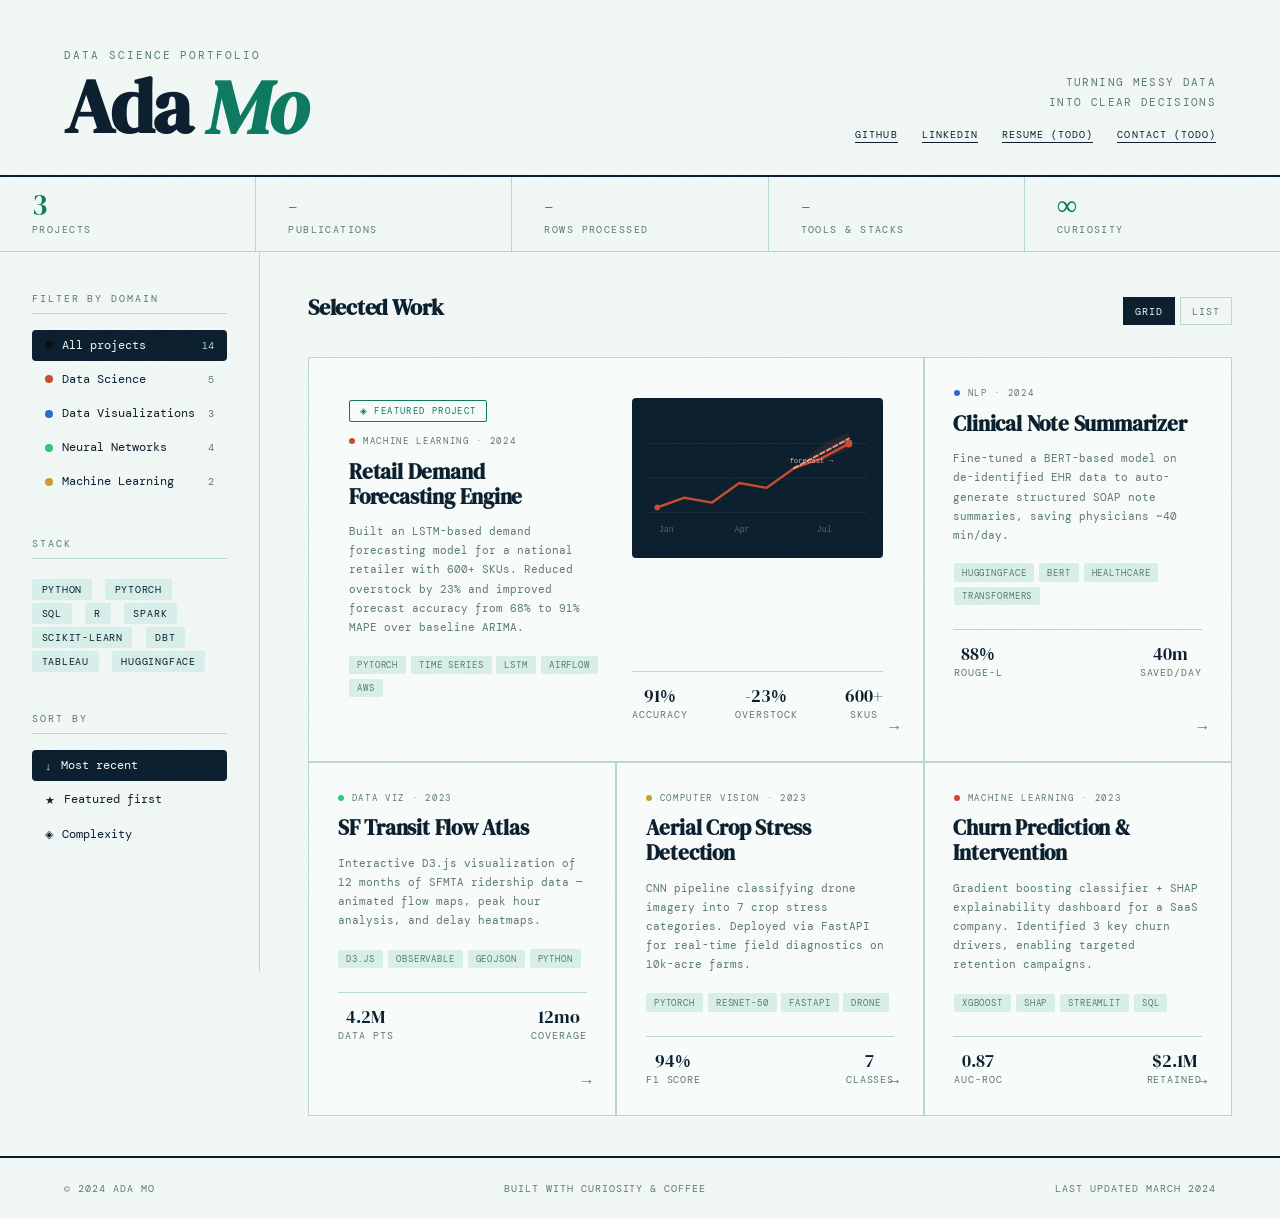
<file: index.html>
<!DOCTYPE html>
<html lang="en">
<head>
  <meta charset="UTF-8">
  <meta name="viewport" content="width=device-width, initial-scale=1.0">
  <title>DS Portfolio</title>
  <link href="https://fonts.googleapis.com/css2?family=DM+Serif+Display:ital@0;1&family=DM+Mono:wght@300;400;500&display=swap" rel="stylesheet">
  <link rel="stylesheet" href="style.css">
</head>
<body>

<!-- HEADER -->
<header>
  <div>
    <div class="header-eyebrow">Data Science Portfolio</div>
    <h1 class="header-name">Ada <em>Mo</em></h1>
  </div>
  <div class="header-right">
    <p class="header-tagline">Turning messy data into clear decisions</p>
    <div class="header-links">
      <a href="https://github.com/AdaMo22805" target="_blank">GitHub</a>
      <a href="https://www.linkedin.com/in/ada-mo-628304302/" target="_blank">LinkedIn</a>
      <a href="#" target="_blank">Resume (todo)</a>
      <a href="#">Contact (todo)</a>
    </div>
  </div>
</header>

<!-- STATS BAR -->
<div class="stats-bar">
  <div class="stat-item">
    <span class="stat-num">3</span>
    <span class="stat-label">Projects</span>
  </div>
  <div class="stat-item">
    <span class="stat-num">-</span>
    <span class="stat-label">Publications</span>
  </div>
  <div class="stat-item">
    <span class="stat-num">-</span>
    <span class="stat-label">Rows processed</span>
  </div>
  <div class="stat-item">
    <span class="stat-num">-</span>
    <span class="stat-label">Tools & stacks</span>
  </div>
  <div class="stat-item">
    <span class="stat-num">∞</span>
    <span class="stat-label">Curiosity</span>
  </div>
</div>

<main>
  <!-- SIDEBAR -->
  <aside>
    <div class="sidebar-section">
      <div class="sidebar-label">Filter by domain</div>
      <button class="filter-btn active">
        <span class="filter-dot" style="background:#0d0d0d"></span>
        All projects
        <span class="filter-count">14</span>
      </button>
      <button class="filter-btn">
        <span class="filter-dot" style="background:#c84b2f"></span>
        Data Science
        <span class="filter-count">5</span>
      </button>
      <button class="filter-btn">
        <span class="filter-dot" style="background:#2f6ac8"></span>
        Data Visualizations
        <span class="filter-count">3</span>
      </button>
      <button class="filter-btn">
        <span class="filter-dot" style="background:#2fc87a"></span>
        Neural Networks
        <span class="filter-count">4</span>
      </button>
      <button class="filter-btn">
        <span class="filter-dot" style="background:#c8a02f"></span>
        Machine Learning
        <span class="filter-count">2</span>
      </button>
    </div>

    <div class="sidebar-section">
      <div class="sidebar-label">Stack</div>
      <span class="skill-tag">Python</span>
      <span class="skill-tag">PyTorch</span>
      <span class="skill-tag">SQL</span>
      <span class="skill-tag">R</span>
      <span class="skill-tag">Spark</span>
      <span class="skill-tag">scikit-learn</span>
      <span class="skill-tag">dbt</span>
      <span class="skill-tag">Tableau</span>
      <span class="skill-tag">HuggingFace</span>
    </div>

    <div class="sidebar-section">
      <div class="sidebar-label">Sort by</div>
      <button class="filter-btn active">
        <span style="font-size:0.7rem">↓</span> Most recent
      </button>
      <button class="filter-btn">
        <span style="font-size:0.7rem">★</span> Featured first
      </button>
      <button class="filter-btn">
        <span style="font-size:0.7rem">◈</span> Complexity
      </button>
    </div>
  </aside>

  <!-- PROJECTS AREA -->
  <div class="projects-area">
    <div class="projects-header">
      <h2 class="projects-title">Selected Work</h2>
      <div class="view-toggle">
        <button class="view-btn active">Grid</button>
        <button class="view-btn">List</button>
      </div>
    </div>

    <div class="projects-grid">

      <!-- FEATURED -->
      <div class="project-card featured">
        <div>
          <div class="badge-featured">◈ Featured Project</div>
          <div class="card-category">
            <span class="cat-dot" style="background:#c84b2f"></span>
            Machine Learning · 2024
          </div>
          <h3 class="card-title">Retail Demand<br>Forecasting Engine</h3>
          <p class="card-desc">Built an LSTM-based demand forecasting model for a national retailer with 600+ SKUs. Reduced overstock by 23% and improved forecast accuracy from 68% to 91% MAPE over baseline ARIMA.</p>
          <div class="card-tags">
            <span class="card-tag">PyTorch</span>
            <span class="card-tag">Time Series</span>
            <span class="card-tag">LSTM</span>
            <span class="card-tag">Airflow</span>
            <span class="card-tag">AWS</span>
          </div>
        </div>
        <div class="featured-right">
          <div class="featured-visual">
            <svg class="mini-chart" viewBox="0 0 240 130" preserveAspectRatio="none">
              <!-- Grid lines -->
              <line x1="0" y1="30" x2="240" y2="30" stroke="#ffffff10" stroke-width="1"/>
              <line x1="0" y1="65" x2="240" y2="65" stroke="#ffffff10" stroke-width="1"/>
              <line x1="0" y1="100" x2="240" y2="100" stroke="#ffffff10" stroke-width="1"/>
              <!-- Actual line -->
              <polyline points="10,95 40,85 70,90 100,70 130,75 160,55 190,45 220,30" fill="none" stroke="#c84b2f" stroke-width="2.5" stroke-linecap="round" stroke-linejoin="round"/>
              <!-- Forecast line -->
              <polyline points="160,55 190,40 220,25" fill="none" stroke="#f0a898" stroke-width="2" stroke-dasharray="5,3" stroke-linecap="round"/>
              <!-- Confidence band -->
              <polygon points="160,55 190,32 220,18 220,35 190,48 160,55" fill="#c84b2f" opacity="0.15"/>
              <!-- Dots -->
              <circle cx="10" cy="95" r="3" fill="#c84b2f"/>
              <circle cx="220" cy="30" r="4" fill="#c84b2f"/>
              <!-- Labels -->
              <text x="12" y="120" fill="#ffffff50" font-size="9" font-family="monospace">Jan</text>
              <text x="95" y="120" fill="#ffffff50" font-size="9" font-family="monospace">Apr</text>
              <text x="185" y="120" fill="#ffffff50" font-size="9" font-family="monospace">Jul</text>
              <text x="155" y="50" fill="#f0a898" font-size="8" font-family="monospace">forecast →</text>
            </svg>
          </div>
          <div class="card-meta">
            <div class="card-metric">
              <span class="metric-val">91%</span>
              <span class="metric-label">Accuracy</span>
            </div>
            <div class="card-metric">
              <span class="metric-val">-23%</span>
              <span class="metric-label">Overstock</span>
            </div>
            <div class="card-metric">
              <span class="metric-val">600+</span>
              <span class="metric-label">SKUs</span>
            </div>
          </div>
        </div>
      </div>

      <!-- CARD 2 -->
      <div class="project-card">
        <div class="card-category">
          <span class="cat-dot" style="background:#2f6ac8"></span>
          NLP · 2024
        </div>
        <h3 class="card-title">Clinical Note Summarizer</h3>
        <p class="card-desc">Fine-tuned a BERT-based model on de-identified EHR data to auto-generate structured SOAP note summaries, saving physicians ~40 min/day.</p>
        <div class="card-tags">
          <span class="card-tag">HuggingFace</span>
          <span class="card-tag">BERT</span>
          <span class="card-tag">Healthcare</span>
          <span class="card-tag">Transformers</span>
        </div>
        <div class="card-meta">
          <div class="card-metric">
            <span class="metric-val">88%</span>
            <span class="metric-label">ROUGE-L</span>
          </div>
          <div class="card-metric">
            <span class="metric-val">40m</span>
            <span class="metric-label">Saved/day</span>
          </div>
        </div>
      </div>

      <!-- CARD 3 -->
      <div class="project-card">
        <div class="card-category">
          <span class="cat-dot" style="background:#2fc87a"></span>
          Data Viz · 2023
        </div>
        <h3 class="card-title">SF Transit Flow Atlas</h3>
        <p class="card-desc">Interactive D3.js visualization of 12 months of SFMTA ridership data — animated flow maps, peak hour analysis, and delay heatmaps.</p>
        <div class="card-tags">
          <span class="card-tag">D3.js</span>
          <span class="card-tag">Observable</span>
          <span class="card-tag">GeoJSON</span>
          <span class="card-tag">Python</span>
        </div>
        <div class="card-meta">
          <div class="card-metric">
            <span class="metric-val">4.2M</span>
            <span class="metric-label">Data pts</span>
          </div>
          <div class="card-metric">
            <span class="metric-val">12mo</span>
            <span class="metric-label">Coverage</span>
          </div>
        </div>
      </div>

      <!-- CARD 4 -->
      <div class="project-card">
        <div class="card-category">
          <span class="cat-dot" style="background:#c8a02f"></span>
          Computer Vision · 2023
        </div>
        <h3 class="card-title">Aerial Crop Stress Detection</h3>
        <p class="card-desc">CNN pipeline classifying drone imagery into 7 crop stress categories. Deployed via FastAPI for real-time field diagnostics on 10k-acre farms.</p>
        <div class="card-tags">
          <span class="card-tag">PyTorch</span>
          <span class="card-tag">ResNet-50</span>
          <span class="card-tag">FastAPI</span>
          <span class="card-tag">Drone</span>
        </div>
        <div class="card-meta">
          <div class="card-metric">
            <span class="metric-val">94%</span>
            <span class="metric-label">F1 Score</span>
          </div>
          <div class="card-metric">
            <span class="metric-val">7</span>
            <span class="metric-label">Classes</span>
          </div>
        </div>
      </div>

      <!-- CARD 5 -->
      <div class="project-card">
        <div class="card-category">
          <span class="cat-dot" style="background:#c84b2f"></span>
          Machine Learning · 2023
        </div>
        <h3 class="card-title">Churn Prediction & Intervention</h3>
        <p class="card-desc">Gradient boosting classifier + SHAP explainability dashboard for a SaaS company. Identified 3 key churn drivers, enabling targeted retention campaigns.</p>
        <div class="card-tags">
          <span class="card-tag">XGBoost</span>
          <span class="card-tag">SHAP</span>
          <span class="card-tag">Streamlit</span>
          <span class="card-tag">SQL</span>
        </div>
        <div class="card-meta">
          <div class="card-metric">
            <span class="metric-val">0.87</span>
            <span class="metric-label">AUC-ROC</span>
          </div>
          <div class="card-metric">
            <span class="metric-val">$2.1M</span>
            <span class="metric-label">Retained</span>
          </div>
        </div>
      </div>

    </div><!-- End .projects-grid -->
  </div><!-- End .projects-area -->
</main>

<footer>
  <span>© 2024 Ada Mo</span>
  <span>Built with curiosity & coffee</span>
  <span>Last updated March 2024</span>
</footer>

<script src="nav.js"></script>

</body>
</html>
</file>
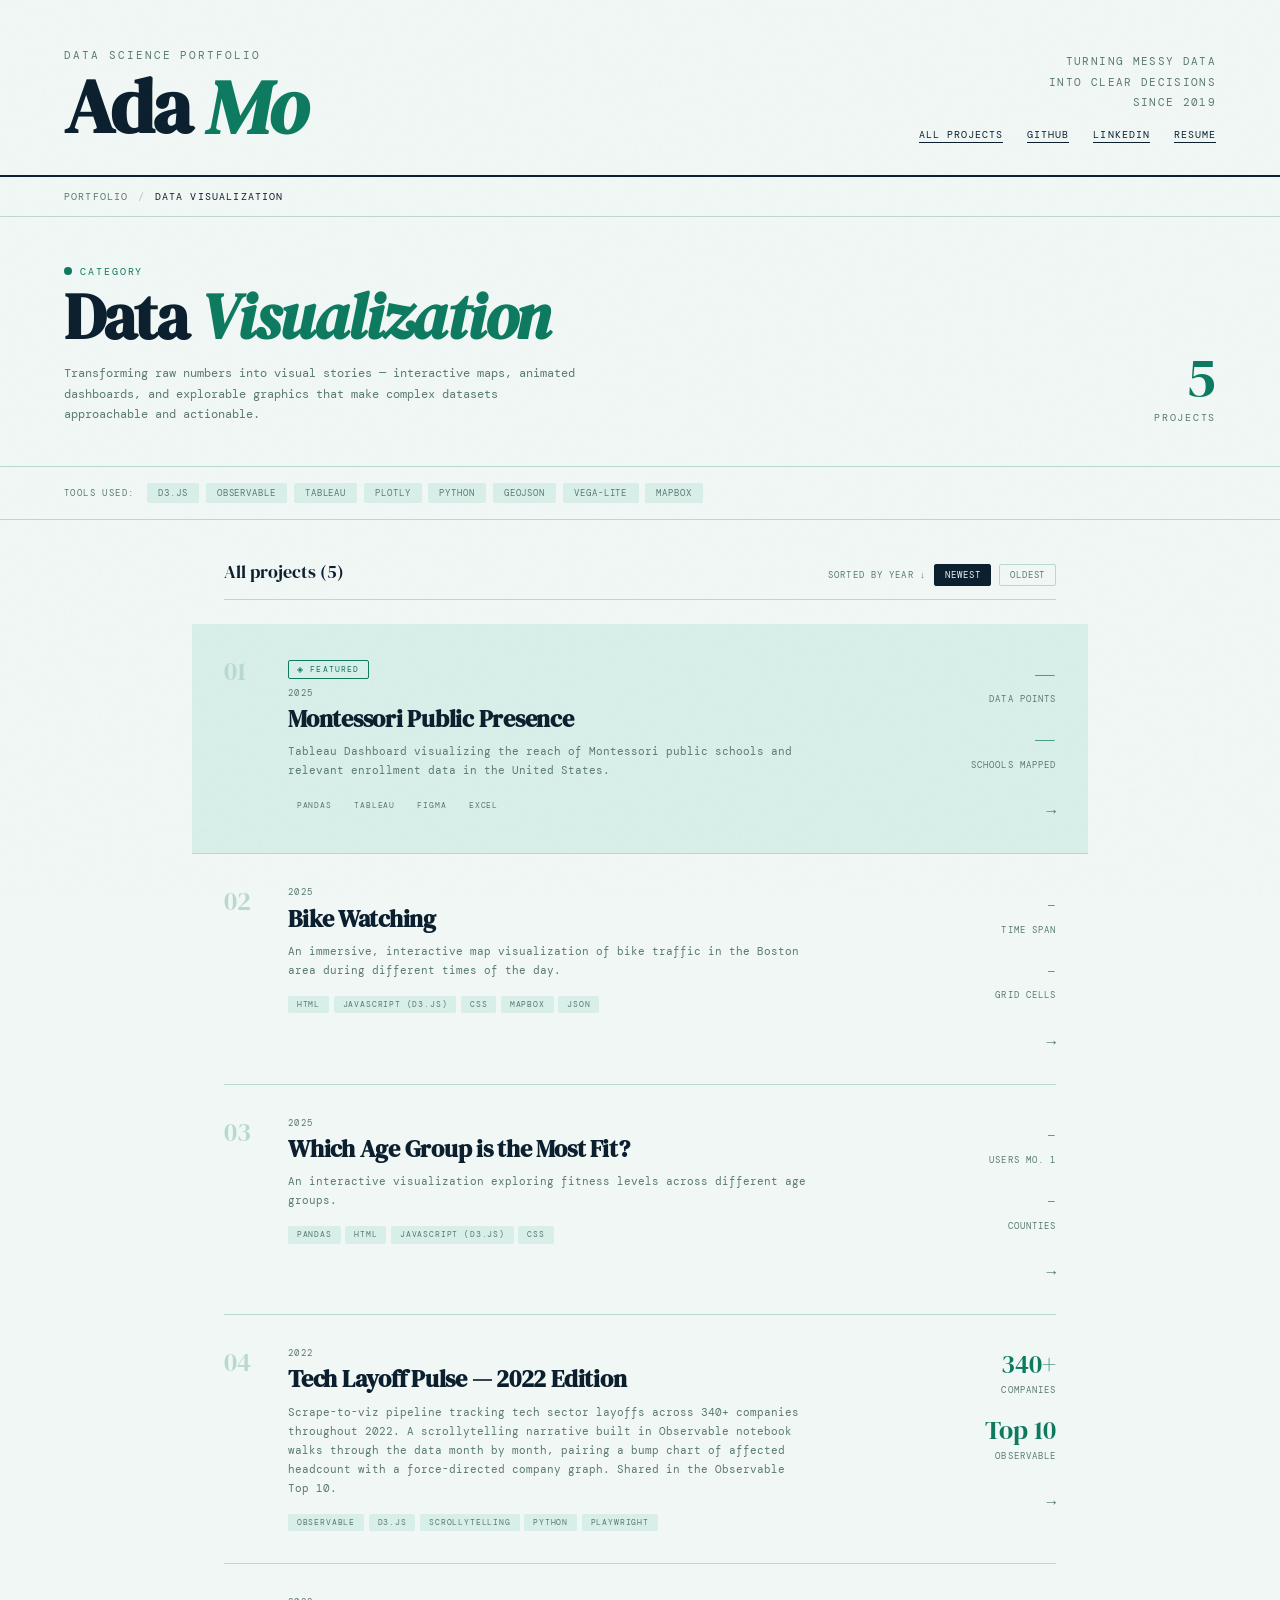
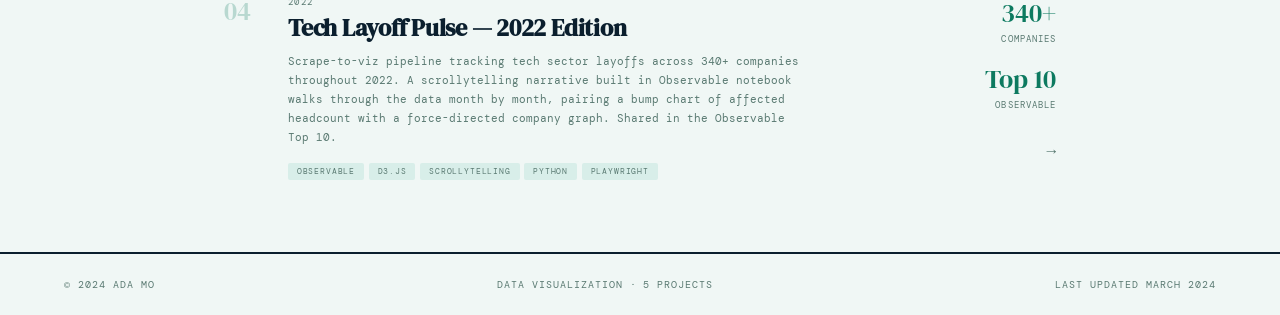
<file: data_viz/data_viz.html>
<!DOCTYPE html>
<html lang="en">
<head>
  <meta charset="UTF-8">
  <meta name="viewport" content="width=device-width, initial-scale=1.0">
  <title>Data Viz — Ada Mo</title>
  <link href="https://fonts.googleapis.com/css2?family=DM+Serif+Display:ital@0;1&family=DM+Mono:wght@300;400;500&display=swap" rel="stylesheet">
  <link rel="stylesheet" href="data-viz.css">
</head>
<body>

<!-- HEADER -->
<header>
  <div>
    <div class="header-eyebrow">Data Science Portfolio</div>
    <h1 class="header-name">Ada <em>Mo</em></h1>
  </div>
  <div class="header-right">
    <p class="header-tagline">Turning messy data into clear decisions since 2019</p>
    <div class="header-links">
      <a href="index.html">All Projects</a>
      <a href="#">GitHub</a>
      <a href="#">LinkedIn</a>
      <a href="#">Resume</a>
    </div>
  </div>
</header>

<!-- BREADCRUMB -->
<nav class="breadcrumb">
  <a href="../index.html">Portfolio</a>
  <span class="breadcrumb-sep">/</span>
  <span class="breadcrumb-current">Data Visualization</span>
</nav>

<!-- CATEGORY HERO -->
<div class="category-hero">
  <div>
    <div class="category-eyebrow">
      <span class="category-dot"></span>
      Category
    </div>
    <h2 class="category-title">Data <em>Visualization</em></h2>
    <p class="category-desc">
      Transforming raw numbers into visual stories — interactive maps, animated dashboards, and explorable graphics that make complex datasets approachable and actionable.
    </p>
  </div>
  <div class="category-meta">
    <span class="count-badge"></span>
    <span class="count-label">Projects</span>
  </div>
</div>

<!-- TOOL STRIP -->
<div class="tool-strip">
  <span class="tool-strip-label">Tools used:</span>
  <span class="tool-pill">D3.js</span>
  <span class="tool-pill">Observable</span>
  <span class="tool-pill">Tableau</span>
  <span class="tool-pill">Plotly</span>
  <span class="tool-pill">Python</span>
  <span class="tool-pill">GeoJSON</span>
  <span class="tool-pill">Vega-Lite</span>
  <span class="tool-pill">Mapbox</span>
</div>

<!-- PROJECT LIST -->
<div class="project-list">

  <div class="list-header">
    <span class="list-heading">All projects</span>
    <div class="sort-controls">
      <span class="sort-label">Sorted by year ↓</span>
      <button class="sort-btn" data-sort="desc">Newest</button>
      <button class="sort-btn" data-sort="asc">Oldest</button>
    </div>
  </div>

  <!-- PROJECT 1 — Featured -->
  <div class="project-row highlight"> <!-- add .highlight to feature a project at the top of the list -->
    <div class="row-num">01</div>
    <div class="row-body">
      <div class="featured-badge">◈ Featured</div>
      <div class="row-year">2025</div>
      <h3 class="row-title">Montessori Public Presence</h3>
      <p class="row-desc">Tableau Dashboard visualizing the reach of Montessori public schools and relevant enrollment data in the United States.</p>
      <div class="row-tags">
        <span class="row-tag">Pandas</span>
        <span class="row-tag">Tableau</span>
        <span class="row-tag">Figma</span>
        <span class="row-tag">Excel</span>
      </div>
    </div>
    <div class="row-metrics">
      <div class="row-metric">
        <span class="row-metric-val">—</span>
        <span class="row-metric-label">Data points</span>
      </div>
      <div class="row-metric">
        <span class="row-metric-val">—</span>
        <span class="row-metric-label">Schools mapped</span>
      </div>
      <div class="row-arrow">→</div>
    </div>
  </div>

  <!-- PROJECT 2 -->
  <div class="project-row">
    <div class="row-num">02</div>
    <div class="row-body">
      <div class="row-year">2025</div>
      <h3 class="row-title">Bike Watching</h3>
      <p class="row-desc">An immersive, interactive map visualization of bike traffic in the Boston area during different times of the day.</p>
      <div class="row-tags">
        <span class="row-tag">HTML</span>
        <span class="row-tag">Javascript (D3.js)</span>
        <span class="row-tag">CSS</span>
        <span class="row-tag">Mapbox</span>
        <span class="row-tag">JSON</span>
      </div>
    </div>
    <div class="row-metrics">
      <div class="row-metric">
        <span class="row-metric-val">-</span>
        <span class="row-metric-label">Time span</span>
      </div>
      <div class="row-metric">
        <span class="row-metric-val">-</span>
        <span class="row-metric-label">Grid cells</span>
      </div>
      <div class="row-arrow">→</div>
    </div>
  </div>

  <!-- PROJECT 3 -->
  <div class="project-row">
    <div class="row-num">03</div>
    <div class="row-body">
      <div class="row-year">2025</div>
      <h3 class="row-title">Which Age Group is the Most Fit?</h3>
      <p class="row-desc"> An interactive visualization exploring fitness levels across different age groups.</p>
      <div class="row-tags">
        <span class="row-tag">Pandas</span>
        <span class="row-tag">HTML</span>
        <span class="row-tag">Javascript (D3.js)</span>
        <span class="row-tag">CSS</span>
      </div>
    </div>
    <div class="row-metrics">
      <div class="row-metric">
        <span class="row-metric-val">-</span>
        <span class="row-metric-label">Users mo. 1</span>
      </div>
      <div class="row-metric">
        <span class="row-metric-val">-</span>
        <span class="row-metric-label">Counties</span>
      </div>
      <div class="row-arrow">→</div>
    </div>
  </div>

  <!-- PROJECT 4 -->
  <div class="project-row">
    <div class="row-num">04</div>
    <div class="row-body">
      <div class="row-year">2022</div>
      <h3 class="row-title">Tech Layoff Pulse — 2022 Edition</h3>
      <p class="row-desc">Scrape-to-viz pipeline tracking tech sector layoffs across 340+ companies throughout 2022. A scrollytelling narrative built in Observable notebook walks through the data month by month, pairing a bump chart of affected headcount with a force-directed company graph. Shared in the Observable Top 10.</p>
      <div class="row-tags">
        <span class="row-tag">Observable</span>
        <span class="row-tag">D3.js</span>
        <span class="row-tag">Scrollytelling</span>
        <span class="row-tag">Python</span>
        <span class="row-tag">Playwright</span>
      </div>
    </div>
    <div class="row-metrics">
      <div class="row-metric">
        <span class="row-metric-val">340+</span>
        <span class="row-metric-label">Companies</span>
      </div>
      <div class="row-metric">
        <span class="row-metric-val">Top 10</span>
        <span class="row-metric-label">Observable</span>
      </div>
      <div class="row-arrow">→</div>
    </div>
  </div>

  <!-- PROJECT 5 -->
  <div class="project-row">
    <div class="row-num">04</div>
    <div class="row-body">
      <div class="row-year">2022</div>
      <h3 class="row-title">Tech Layoff Pulse — 2022 Edition</h3>
      <p class="row-desc">Scrape-to-viz pipeline tracking tech sector layoffs across 340+ companies throughout 2022. A scrollytelling narrative built in Observable notebook walks through the data month by month, pairing a bump chart of affected headcount with a force-directed company graph. Shared in the Observable Top 10.</p>
      <div class="row-tags">
        <span class="row-tag">Observable</span>
        <span class="row-tag">D3.js</span>
        <span class="row-tag">Scrollytelling</span>
        <span class="row-tag">Python</span>
        <span class="row-tag">Playwright</span>
      </div>
    </div>
    <div class="row-metrics">
      <div class="row-metric">
        <span class="row-metric-val">340+</span>
        <span class="row-metric-label">Companies</span>
      </div>
      <div class="row-metric">
        <span class="row-metric-val">Top 10</span>
        <span class="row-metric-label">Observable</span>
      </div>
      <div class="row-arrow">→</div>
    </div>
  </div>

</div><!-- end .project-list -->

<footer>
  <span>© 2024 Ada Mo</span>
  <span>Data Visualization · projects</span>
  <span>Last updated March 2024</span>
</footer>

<script src="data-viz.js"></script>

</body>
</html>
</file>
<file: style.css>
/* ─── DS PORTFOLIO STYLES ─── */

:root {
  --ink: #0b1f2e;
  --paper: #f0f7f5;
  --warm: #e2f2ed;
  --accent: #0d7a60;
  --accent2: #1a6fa8;
  --muted: #5a7a72;
  --rule: #b8d8d0;
  --card-bg: #f7fbfa;
  --tag-bg: #d8eee9;
}

@media (prefers-color-scheme: dark) {
  :root {
    --ink: #d4f0ea;
    --paper: #0a1a16;
    --warm: #0e2820;
    --accent: #2ecfa4;
    --accent2: #4baee3;
    --muted: #6aada0;
    --rule: #1d4a3c;
    --card-bg: #0d201a;
    --tag-bg: #122e26;
  }
}

*, *::before, *::after { box-sizing: border-box; margin: 0; padding: 0; }

body {
  font-family: 'DM Mono', monospace;
  background: var(--paper);
  color: var(--ink);
  min-height: 100vh;
  overflow-x: hidden;
}

/* NOISE TEXTURE OVERLAY */
body::before {
  content: '';
  position: fixed;
  inset: 0;
  background-image: url("data:image/svg+xml,%3Csvg viewBox='0 0 200 200' xmlns='http://www.w3.org/2000/svg'%3E%3Cfilter id='n'%3E%3CfeTurbulence type='fractalNoise' baseFrequency='0.9' numOctaves='4' stitchTiles='stitch'/%3E%3C/filter%3E%3Crect width='100%25' height='100%25' filter='url(%23n)' opacity='0.04'/%3E%3C/svg%3E");
  pointer-events: none;
  z-index: 1000;
  opacity: 0.4;
}

/* ─── HEADER ─── */
header {
  display: grid;
  grid-template-columns: 1fr auto;
  align-items: end;
  padding: 3rem 4rem 2rem;
  border-bottom: 2px solid var(--ink);
  position: relative;
  animation: fadeDown 0.6s ease both;
}

.header-eyebrow {
  font-size: 0.68rem;
  letter-spacing: 0.18em;
  text-transform: uppercase;
  color: var(--muted);
  margin-bottom: 0.5rem;
}

.header-name {
  font-family: 'DM Serif Display', serif;
  font-size: clamp(2.8rem, 6vw, 5rem);
  line-height: 0.95;
  letter-spacing: -0.02em;
}

.header-name em {
  font-style: italic;
  color: var(--accent);
}

.header-right {
  text-align: right;
}

.header-tagline {
  font-size: 0.7rem;
  letter-spacing: 0.12em;
  text-transform: uppercase;
  color: var(--muted);
  line-height: 1.8;
  max-width: 180px;
  margin-left: auto;
}

.header-links {
  display: flex;
  gap: 1.5rem;
  margin-top: 1rem;
  justify-content: flex-end;
}

.header-links a {
  font-size: 0.65rem;
  letter-spacing: 0.1em;
  text-transform: uppercase;
  color: var(--ink);
  text-decoration: none;
  border-bottom: 1px solid var(--ink);
  padding-bottom: 1px;
  transition: color 0.2s, border-color 0.2s;
}

.header-links a:hover { color: var(--accent); border-color: var(--accent); }

/* ─── STATS BAR ─── */
.stats-bar {
  display: flex;
  border-bottom: 1px solid var(--rule);
  overflow: hidden;
  animation: fadeIn 0.8s 0.3s ease both;
}

.stat-item {
  flex: 1;
  padding: 0.9rem 2rem;
  border-right: 1px solid var(--rule);
  display: flex;
  flex-direction: column;
  gap: 0.2rem;
}

.stat-item:last-child { border-right: none; }

.stat-num {
  font-family: 'DM Serif Display', serif;
  font-size: 1.8rem;
  line-height: 1;
  color: var(--accent);
}

.stat-label {
  font-size: 0.6rem;
  text-transform: uppercase;
  letter-spacing: 0.15em;
  color: var(--muted);
}

/* ─── LAYOUT ─── */
main {
  display: grid;
  grid-template-columns: 260px 1fr;
  min-height: calc(100vh - 180px);
}

/* ─── SIDEBAR ─── */
aside {
  border-right: 1px solid var(--rule);
  padding: 2.5rem 2rem;
  position: sticky;
  top: 0;
  height: calc(100vh - 180px);
  overflow-y: auto;
  animation: fadeIn 0.8s 0.4s ease both;
}

.sidebar-section { margin-bottom: 2.5rem; }

.sidebar-label {
  font-size: 0.6rem;
  text-transform: uppercase;
  letter-spacing: 0.2em;
  color: var(--muted);
  margin-bottom: 1rem;
  padding-bottom: 0.5rem;
  border-bottom: 1px solid var(--rule);
}

.filter-btn {
  display: flex;
  align-items: center;
  gap: 0.6rem;
  width: 100%;
  padding: 0.5rem 0.8rem;
  background: none;
  border: none;
  border-radius: 4px;
  font-family: 'DM Mono', monospace;
  font-size: 0.72rem;
  color: var(--ink);
  cursor: pointer;
  text-align: left;
  transition: background 0.15s;
  margin-bottom: 0.2rem;
}

.filter-btn:hover { background: var(--tag-bg); }
.filter-btn.active { background: var(--ink); color: var(--paper); }

.filter-dot {
  width: 8px;
  height: 8px;
  border-radius: 50%;
  flex-shrink: 0;
}

.filter-count {
  margin-left: auto;
  font-size: 0.6rem;
  color: var(--muted);
}

.filter-btn.active .filter-count { color: var(--rule); }

.skill-tag {
  display: inline-block;
  font-size: 0.6rem;
  letter-spacing: 0.08em;
  padding: 0.25rem 0.6rem;
  background: var(--tag-bg);
  border-radius: 2px;
  margin: 0.2rem 0.2rem 0 0;
  text-transform: uppercase;
}

/* ─── PROJECT GRID ─── */
.projects-area {
  padding: 2.5rem 3rem;
}

.projects-header {
  display: flex;
  justify-content: space-between;
  align-items: baseline;
  margin-bottom: 2rem;
}

.projects-title {
  font-family: 'DM Serif Display', serif;
  font-size: 1.4rem;
  letter-spacing: -0.01em;
}

.view-toggle {
  display: flex;
  gap: 0.3rem;
}

.view-btn {
  padding: 0.4rem 0.7rem;
  background: none;
  border: 1px solid var(--rule);
  font-family: 'DM Mono', monospace;
  font-size: 0.6rem;
  letter-spacing: 0.1em;
  text-transform: uppercase;
  cursor: pointer;
  transition: all 0.15s;
  color: var(--muted);
}

.view-btn.active { background: var(--ink); color: var(--paper); border-color: var(--ink); }

.projects-grid {
  display: grid;
  grid-template-columns: repeat(auto-fill, minmax(300px, 1fr));
  gap: 1.5px;
  background: var(--rule);
  border: 1.5px solid var(--rule);
}

/* ─── PROJECT CARD ─── */
.project-card {
  background: var(--card-bg);
  padding: 1.8rem;
  cursor: pointer;
  transition: background 0.2s;
  position: relative;
  overflow: hidden;
  animation: fadeUp 0.5s ease both;
}

.project-card:hover { background: var(--warm); }

.project-card::after {
  content: '→';
  position: absolute;
  bottom: 1.5rem;
  right: 1.5rem;
  font-size: 1rem;
  color: var(--muted);
  transition: transform 0.2s, color 0.2s;
}

.project-card:hover::after {
  transform: translate(3px, -3px);
  color: var(--accent);
}

.card-category {
  font-size: 0.58rem;
  text-transform: uppercase;
  letter-spacing: 0.18em;
  color: var(--muted);
  margin-bottom: 0.8rem;
  display: flex;
  align-items: center;
  gap: 0.5rem;
}

.cat-dot {
  width: 6px;
  height: 6px;
  border-radius: 50%;
  display: inline-block;
}

.card-title {
  font-family: 'DM Serif Display', serif;
  font-size: 1.3rem;
  line-height: 1.2;
  letter-spacing: -0.01em;
  margin-bottom: 0.8rem;
}

.card-desc {
  font-size: 0.7rem;
  line-height: 1.7;
  color: var(--muted);
  margin-bottom: 1.2rem;
}

.card-tags {
  display: flex;
  flex-wrap: wrap;
  gap: 0.3rem;
  margin-bottom: 1.5rem;
}

.card-tag {
  font-size: 0.55rem;
  text-transform: uppercase;
  letter-spacing: 0.1em;
  padding: 0.2rem 0.5rem;
  background: var(--tag-bg);
  border-radius: 2px;
  color: var(--muted);
  transition: background 0.15s, color 0.15s;
}

.project-card:hover .card-tag { background: var(--rule); }

.card-meta {
  display: flex;
  justify-content: space-between;
  align-items: center;
  padding-top: 1rem;
  border-top: 1px solid var(--rule);
  font-size: 0.6rem;
  color: var(--muted);
}

.card-metric {
  display: flex;
  flex-direction: column;
  align-items: center;
  gap: 0.15rem;
}

.metric-val {
  font-family: 'DM Serif Display', serif;
  font-size: 1.1rem;
  color: var(--ink);
  line-height: 1;
}

.metric-label { letter-spacing: 0.1em; text-transform: uppercase; }

/* ─── FEATURED CARD (spans 2 cols) ─── */
.project-card.featured {
  grid-column: span 2;
  display: grid;
  grid-template-columns: 1fr 1fr;
  gap: 2rem;
  padding: 2.5rem;
}

.featured-right {
  display: flex;
  flex-direction: column;
  justify-content: space-between;
}

.featured-visual {
  background: var(--ink);
  border-radius: 4px;
  height: 160px;
  display: flex;
  align-items: center;
  justify-content: center;
  overflow: hidden;
  position: relative;
}

.mini-chart { width: 100%; height: 100%; padding: 1rem; }

.badge-featured {
  display: inline-flex;
  align-items: center;
  gap: 0.4rem;
  font-size: 0.58rem;
  letter-spacing: 0.15em;
  text-transform: uppercase;
  color: var(--accent);
  border: 1px solid var(--accent);
  padding: 0.25rem 0.6rem;
  border-radius: 2px;
  margin-bottom: 0.8rem;
  width: fit-content;
}

/* ─── ANIMATIONS ─── */
@keyframes fadeDown {
  from { opacity: 0; transform: translateY(-16px); }
  to { opacity: 1; transform: translateY(0); }
}

@keyframes fadeIn {
  from { opacity: 0; }
  to { opacity: 1; }
}

@keyframes fadeUp {
  from { opacity: 0; transform: translateY(20px); }
  to { opacity: 1; transform: translateY(0); }
}

.project-card:nth-child(1) { animation-delay: 0.1s; }
.project-card:nth-child(2) { animation-delay: 0.2s; }
.project-card:nth-child(3) { animation-delay: 0.25s; }
.project-card:nth-child(4) { animation-delay: 0.3s; }
.project-card:nth-child(5) { animation-delay: 0.35s; }

/* ─── FOOTER ─── */
footer {
  border-top: 2px solid var(--ink);
  padding: 1.5rem 4rem;
  display: flex;
  justify-content: space-between;
  align-items: center;
  font-size: 0.62rem;
  letter-spacing: 0.1em;
  text-transform: uppercase;
  color: var(--muted);
}

/* ─── RESPONSIVE ─── */
@media (max-width: 900px) {
  header { padding: 2rem; grid-template-columns: 1fr; gap: 1rem; }
  main { grid-template-columns: 1fr; }
  aside { display: none; }
  .projects-area { padding: 1.5rem; }
  .project-card.featured { grid-column: span 1; grid-template-columns: 1fr; }
  footer { padding: 1rem 1.5rem; flex-direction: column; gap: 0.5rem; text-align: center; }
}
</file>
<file: data_viz/data-viz.css>
/* ─── DATA VIZ PAGE STYLES ─── */
/* Standalone stylesheet — does not depend on style.css  */

/* ─── TOKENS ─── */
:root {
  --ink: #0b1f2e;
  --paper: #f0f7f5;
  --warm: #e2f2ed;
  --accent: #0d7a60;
  --accent2: #1a6fa8;
  --muted: #5a7a72;
  --rule: #b8d8d0;
  --card-bg: #f7fbfa;
  --tag-bg: #d8eee9;
}

@media (prefers-color-scheme: dark) {
  :root {
    --ink: #d4f0ea;
    --paper: #0a1a16;
    --warm: #0e2820;
    --accent: #2ecfa4;
    --accent2: #4baee3;
    --muted: #6aada0;
    --rule: #1d4a3c;
    --card-bg: #0d201a;
    --tag-bg: #122e26;
  }
}

/* ─── RESET ─── */
*, *::before, *::after { box-sizing: border-box; margin: 0; padding: 0; }

/* ─── BASE ─── */
body {
  font-family: 'DM Mono', monospace;
  background: var(--paper);
  color: var(--ink);
  min-height: 100vh;
  overflow-x: hidden;
}

/* Noise texture overlay */
body::before {
  content: '';
  position: fixed;
  inset: 0;
  background-image: url("data:image/svg+xml,%3Csvg viewBox='0 0 200 200' xmlns='http://www.w3.org/2000/svg'%3E%3Cfilter id='n'%3E%3CfeTurbulence type='fractalNoise' baseFrequency='0.9' numOctaves='4' stitchTiles='stitch'/%3E%3C/filter%3E%3Crect width='100%25' height='100%25' filter='url(%23n)' opacity='0.04'/%3E%3C/svg%3E");
  pointer-events: none;
  z-index: 1000;
  opacity: 0.4;
}

/* ─── HEADER ─── */
header {
  display: grid;
  grid-template-columns: 1fr auto;
  align-items: end;
  padding: 3rem 4rem 2rem;
  border-bottom: 2px solid var(--ink);
  animation: fadeDown 0.6s ease both;
}

.header-eyebrow {
  font-size: 0.68rem;
  letter-spacing: 0.18em;
  text-transform: uppercase;
  color: var(--muted);
  margin-bottom: 0.5rem;
}

.header-name {
  font-family: 'DM Serif Display', serif;
  font-size: clamp(2.8rem, 6vw, 5rem);
  line-height: 0.95;
  letter-spacing: -0.02em;
  color: var(--ink);
}

.header-name em {
  font-style: italic;
  color: var(--accent);
}

.header-right { text-align: right; }

.header-tagline {
  font-size: 0.7rem;
  letter-spacing: 0.12em;
  text-transform: uppercase;
  color: var(--muted);
  line-height: 1.8;
  max-width: 180px;
  margin-left: auto;
}

.header-links {
  display: flex;
  gap: 1.5rem;
  margin-top: 1rem;
  justify-content: flex-end;
}

.header-links a {
  font-size: 0.65rem;
  letter-spacing: 0.1em;
  text-transform: uppercase;
  color: var(--ink);
  text-decoration: none;
  border-bottom: 1px solid var(--ink);
  padding-bottom: 1px;
  transition: color 0.2s, border-color 0.2s;
}

.header-links a:hover { color: var(--accent); border-color: var(--accent); }

/* ─── BREADCRUMB ─── */
.breadcrumb {
  padding: 0.8rem 4rem;
  border-bottom: 1px solid var(--rule);
  font-size: 0.6rem;
  letter-spacing: 0.12em;
  text-transform: uppercase;
  color: var(--muted);
  display: flex;
  align-items: center;
  gap: 0.6rem;
  animation: fadeIn 0.5s 0.1s ease both;
}

.breadcrumb a {
  color: var(--muted);
  text-decoration: none;
  transition: color 0.2s;
}

.breadcrumb a:hover { color: var(--accent); }

.breadcrumb-sep { opacity: 0.4; }

.breadcrumb-current { color: var(--ink); }

/* ─── CATEGORY HERO ─── */
.category-hero {
  padding: 3rem 4rem 2.5rem;
  border-bottom: 1px solid var(--rule);
  display: grid;
  grid-template-columns: 1fr auto;
  align-items: end;
  gap: 2rem;
  animation: fadeIn 0.6s 0.15s ease both;
}

.category-eyebrow {
  font-size: 0.6rem;
  letter-spacing: 0.2em;
  text-transform: uppercase;
  color: var(--accent);
  margin-bottom: 0.6rem;
  display: flex;
  align-items: center;
  gap: 0.5rem;
}

.category-dot {
  width: 8px;
  height: 8px;
  border-radius: 50%;
  background: var(--accent);
  display: inline-block;
}

.category-title {
  font-family: 'DM Serif Display', serif;
  font-size: clamp(2.4rem, 5vw, 4rem);
  line-height: 0.95;
  letter-spacing: -0.02em;
  color: var(--ink);
  margin-bottom: 1rem;
}

.category-title em {
  font-style: italic;
  color: var(--accent);
}

.category-desc {
  font-size: 0.72rem;
  line-height: 1.8;
  color: var(--muted);
  max-width: 520px;
}

.category-meta {
  text-align: right;
  flex-shrink: 0;
}

.count-badge {
  font-family: 'DM Serif Display', serif;
  font-size: 3.5rem;
  line-height: 1;
  color: var(--accent);
  display: block;
}

.count-label {
  font-size: 0.6rem;
  text-transform: uppercase;
  letter-spacing: 0.18em;
  color: var(--muted);
}

/* ─── TOOL STRIP ─── */
.tool-strip {
  display: flex;
  gap: 0.4rem;
  flex-wrap: wrap;
  padding: 1rem 4rem;
  border-bottom: 1px solid var(--rule);
  align-items: center;
  animation: fadeIn 0.6s 0.2s ease both;
}

.tool-strip-label {
  font-size: 0.58rem;
  text-transform: uppercase;
  letter-spacing: 0.15em;
  color: var(--muted);
  margin-right: 0.4rem;
}

.tool-pill {
  font-size: 0.58rem;
  text-transform: uppercase;
  letter-spacing: 0.1em;
  padding: 0.25rem 0.7rem;
  background: var(--tag-bg);
  color: var(--muted);
  border-radius: 2px;
}

/* ─── PROJECT LIST ─── */
.project-list {
  max-width: 960px;
  margin: 0 auto;
  padding: 2.5rem 4rem;
  animation: fadeUp 0.6s 0.25s ease both;
}

.list-header {
  display: flex;
  justify-content: space-between;
  align-items: baseline;
  margin-bottom: 1.5rem;
  padding-bottom: 0.8rem;
  border-bottom: 1px solid var(--rule);
}

.list-heading {
  font-family: 'DM Serif Display', serif;
  font-size: 1.1rem;
  color: var(--ink);
}

/* ─── SORT CONTROLS ─── */
.sort-controls {
  display: flex;
  align-items: center;
  gap: 0.5rem;
}

.sort-label {
  font-size: 0.58rem;
  text-transform: uppercase;
  letter-spacing: 0.12em;
  color: var(--muted);
}

.sort-btn {
  font-family: 'DM Mono', monospace;
  font-size: 0.58rem;
  text-transform: uppercase;
  letter-spacing: 0.1em;
  padding: 0.25rem 0.6rem;
  background: none;
  border: 1px solid var(--rule);
  color: var(--muted);
  cursor: pointer;
  border-radius: 2px;
  transition: all 0.15s;
}

.sort-btn.active { background: var(--ink); color: var(--paper); border-color: var(--ink); }

.sort-btn:hover:not(.active) { background: var(--tag-bg); }

/* ─── PROJECT ROW ─── */
.project-row {
  display: grid;
  grid-template-columns: 2.5rem 1fr auto;
  gap: 1.5rem;
  align-items: start;
  padding: 2rem 0;
  border-bottom: 1px solid var(--rule);
  cursor: pointer;
  transition: background 0.15s, margin 0.15s, padding 0.15s;
  position: relative;
}

.project-row:last-child { border-bottom: none; }

.project-row:hover {
  background: var(--warm);
  margin: 0 -2rem;
  padding-left: 2rem;
  padding-right: 2rem;
}

/* Static row number — always reflects DOM position, not sort order */
.row-num {
  font-family: 'DM Serif Display', serif;
  font-size: 1.6rem;
  color: var(--rule);
  line-height: 1;
  padding-top: 0.2rem;
  transition: color 0.2s;
  /* Prevent the number from being affected by JS reordering */
  counter-increment: project-counter;
}

.project-row:hover .row-num { color: var(--accent); }

.row-body { flex: 1; min-width: 0; }

.row-year {
  font-size: 0.58rem;
  letter-spacing: 0.15em;
  text-transform: uppercase;
  color: var(--muted);
  margin-bottom: 0.4rem;
}

.row-title {
  font-family: 'DM Serif Display', serif;
  font-size: 1.5rem;
  line-height: 1.15;
  letter-spacing: -0.01em;
  color: var(--ink);
  margin-bottom: 0.6rem;
}

.row-desc {
  font-size: 0.68rem;
  line-height: 1.75;
  color: var(--muted);
  max-width: 520px;
  margin-bottom: 1rem;
}

.row-tags { display: flex; flex-wrap: wrap; gap: 0.3rem; }

.row-tag {
  font-size: 0.52rem;
  text-transform: uppercase;
  letter-spacing: 0.1em;
  padding: 0.2rem 0.55rem;
  background: var(--tag-bg);
  border-radius: 2px;
  color: var(--muted);
}

/* ─── ROW METRICS ─── */
.row-metrics {
  display: flex;
  flex-direction: column;
  gap: 1.2rem;
  align-items: flex-end;
  min-width: 120px;
  padding-top: 0.3rem;
}

.row-metric { text-align: right; }

.row-metric-val {
  font-family: 'DM Serif Display', serif;
  font-size: 1.6rem;
  color: var(--accent);
  line-height: 1;
  display: block;
}

.row-metric-label {
  font-size: 0.55rem;
  text-transform: uppercase;
  letter-spacing: 0.12em;
  color: var(--muted);
}

.row-arrow {
  font-size: 1rem;
  color: var(--muted);
  transition: transform 0.2s, color 0.2s;
  margin-top: 0.5rem;
}

.project-row:hover .row-arrow {
  transform: translate(4px, -4px);
  color: var(--accent);
}

/* ─── FEATURED HIGHLIGHT ─── */
.project-row.highlight {
  background: var(--tag-bg);
  margin: 0 -2rem;
  padding-left: 2rem;
  padding-right: 2rem;
  border-bottom: 1px solid var(--rule);
}

.project-row.highlight:hover { background: var(--warm); }

.featured-badge {
  display: inline-flex;
  align-items: center;
  gap: 0.35rem;
  font-size: 0.52rem;
  letter-spacing: 0.14em;
  text-transform: uppercase;
  color: var(--accent);
  border: 1px solid var(--accent);
  padding: 0.18rem 0.5rem;
  border-radius: 2px;
  margin-bottom: 0.5rem;
  width: fit-content;
}

/* ─── SORT TRANSITION ─── */
.project-row.sorting {
  transition: opacity 0.2s ease;
  opacity: 0;
}

/* ─── FOOTER ─── */
footer {
  border-top: 2px solid var(--ink);
  padding: 1.5rem 4rem;
  display: flex;
  justify-content: space-between;
  align-items: center;
  font-size: 0.62rem;
  letter-spacing: 0.1em;
  text-transform: uppercase;
  color: var(--muted);
}

/* ─── ANIMATIONS ─── */
@keyframes fadeDown {
  from { opacity: 0; transform: translateY(-16px); }
  to   { opacity: 1; transform: translateY(0); }
}

@keyframes fadeIn {
  from { opacity: 0; }
  to   { opacity: 1; }
}

@keyframes fadeUp {
  from { opacity: 0; transform: translateY(20px); }
  to   { opacity: 1; transform: translateY(0); }
}

/* ─── RESPONSIVE ─── */
@media (max-width: 900px) {
  header              { padding: 2rem; grid-template-columns: 1fr; gap: 1rem; }
  .breadcrumb         { padding: 0.8rem 1.5rem; }
  .category-hero      { padding: 2rem 1.5rem; grid-template-columns: 1fr; }
  .tool-strip         { padding: 1rem 1.5rem; }
  .project-list       { padding: 1.5rem; }
  .project-row        { grid-template-columns: 2rem 1fr; }
  .row-metrics        { display: none; }
  .project-row:hover  { margin: 0; padding-left: 0; padding-right: 0; }
  .project-row.highlight { margin: 0; }
  footer              { padding: 1rem 1.5rem; flex-direction: column; gap: 0.5rem; text-align: center; }
}
</file>
